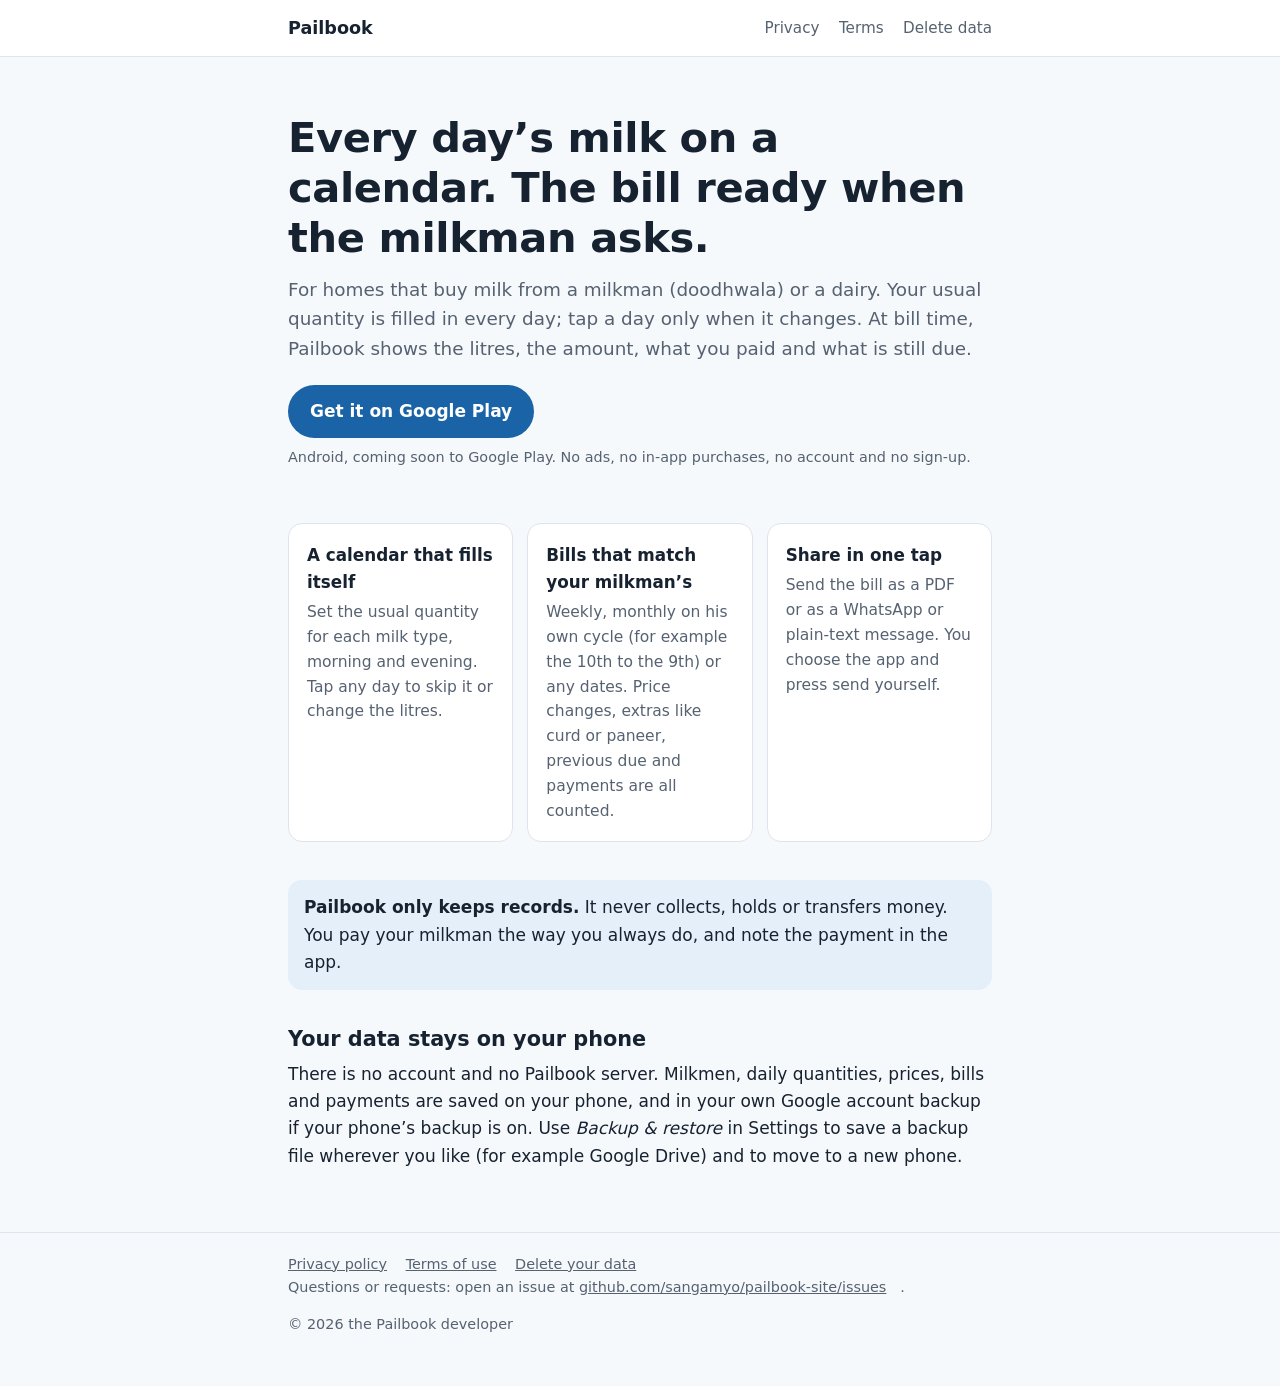
<file: index.html>
<!doctype html>
<html lang="en">
<head>
<meta charset="utf-8">
<meta name="viewport" content="width=device-width, initial-scale=1">
<title>Pailbook – daily milk record and milk bill</title>
<meta name="description" content="Mark the milk each day on a calendar, see the weekly or monthly milk bill with dues and payments, and share it with your milkman as a PDF or WhatsApp message. No account, no ads. Your data stays on your phone.">
<meta name="color-scheme" content="light dark">
<link rel="stylesheet" href="style.css">
</head>
<body>
<header class="site">
  <div class="wrap">
    <a class="brand" href="index.html">Pailbook</a>
    <nav class="site">
      <a href="privacy.html">Privacy</a>
      <a href="terms.html">Terms</a>
      <a href="delete-data.html">Delete data</a>
    </nav>
  </div>
</header>

<main>
  <div class="wrap">
    <section class="hero">
      <h1>Every day’s milk on a calendar. The bill ready when the milkman asks.</h1>
      <p class="lead">For homes that buy milk from a milkman (doodhwala) or a dairy. Your usual quantity is filled in every day; tap a day only when it changes. At bill time, Pailbook shows the litres, the amount, what you paid and what is still due.</p>
      <div class="actions">
        <a class="btn" href="https://play.google.com/store/apps/details?id=com.hariomkasaundhan.pailbook">Get it on Google Play</a>
      </div>
      <p class="muted small">Android, coming soon to Google Play. No ads, no in-app purchases, no account and no sign-up.</p>
    </section>

    <ul class="benefits">
      <li class="card">
        <h3>A calendar that fills itself</h3>
        <p>Set the usual quantity for each milk type, morning and evening. Tap any day to skip it or change the litres.</p>
      </li>
      <li class="card">
        <h3>Bills that match your milkman’s</h3>
        <p>Weekly, monthly on his own cycle (for example the 10th to the 9th) or any dates. Price changes, extras like curd or paneer, previous due and payments are all counted.</p>
      </li>
      <li class="card">
        <h3>Share in one tap</h3>
        <p>Send the bill as a PDF or as a WhatsApp or plain-text message. You choose the app and press send yourself.</p>
      </li>
    </ul>

    <div class="note">
      <strong>Pailbook only keeps records.</strong> It never collects, holds or transfers money. You pay your milkman the way you always do, and note the payment in the app.
    </div>

    <h2>Your data stays on your phone</h2>
    <p>There is no account and no Pailbook server. Milkmen, daily quantities, prices, bills and payments are saved on your phone, and in your own Google account backup if your phone’s backup is on. Use <em>Backup &amp; restore</em> in Settings to save a backup file wherever you like (for example Google Drive) and to move to a new phone.</p>
  </div>
</main>

<footer class="site">
  <div class="wrap">
    <a href="privacy.html">Privacy policy</a>
    <a href="terms.html">Terms of use</a>
    <a href="delete-data.html">Delete your data</a>
    <p class="small">Questions or requests: open an issue at <a href="https://github.com/sangamyo/pailbook-site/issues">github.com/sangamyo/pailbook-site/issues</a>.</p>
    <p class="small">© 2026 the Pailbook developer</p>
  </div>
</footer>
</body>
</html>
</file>
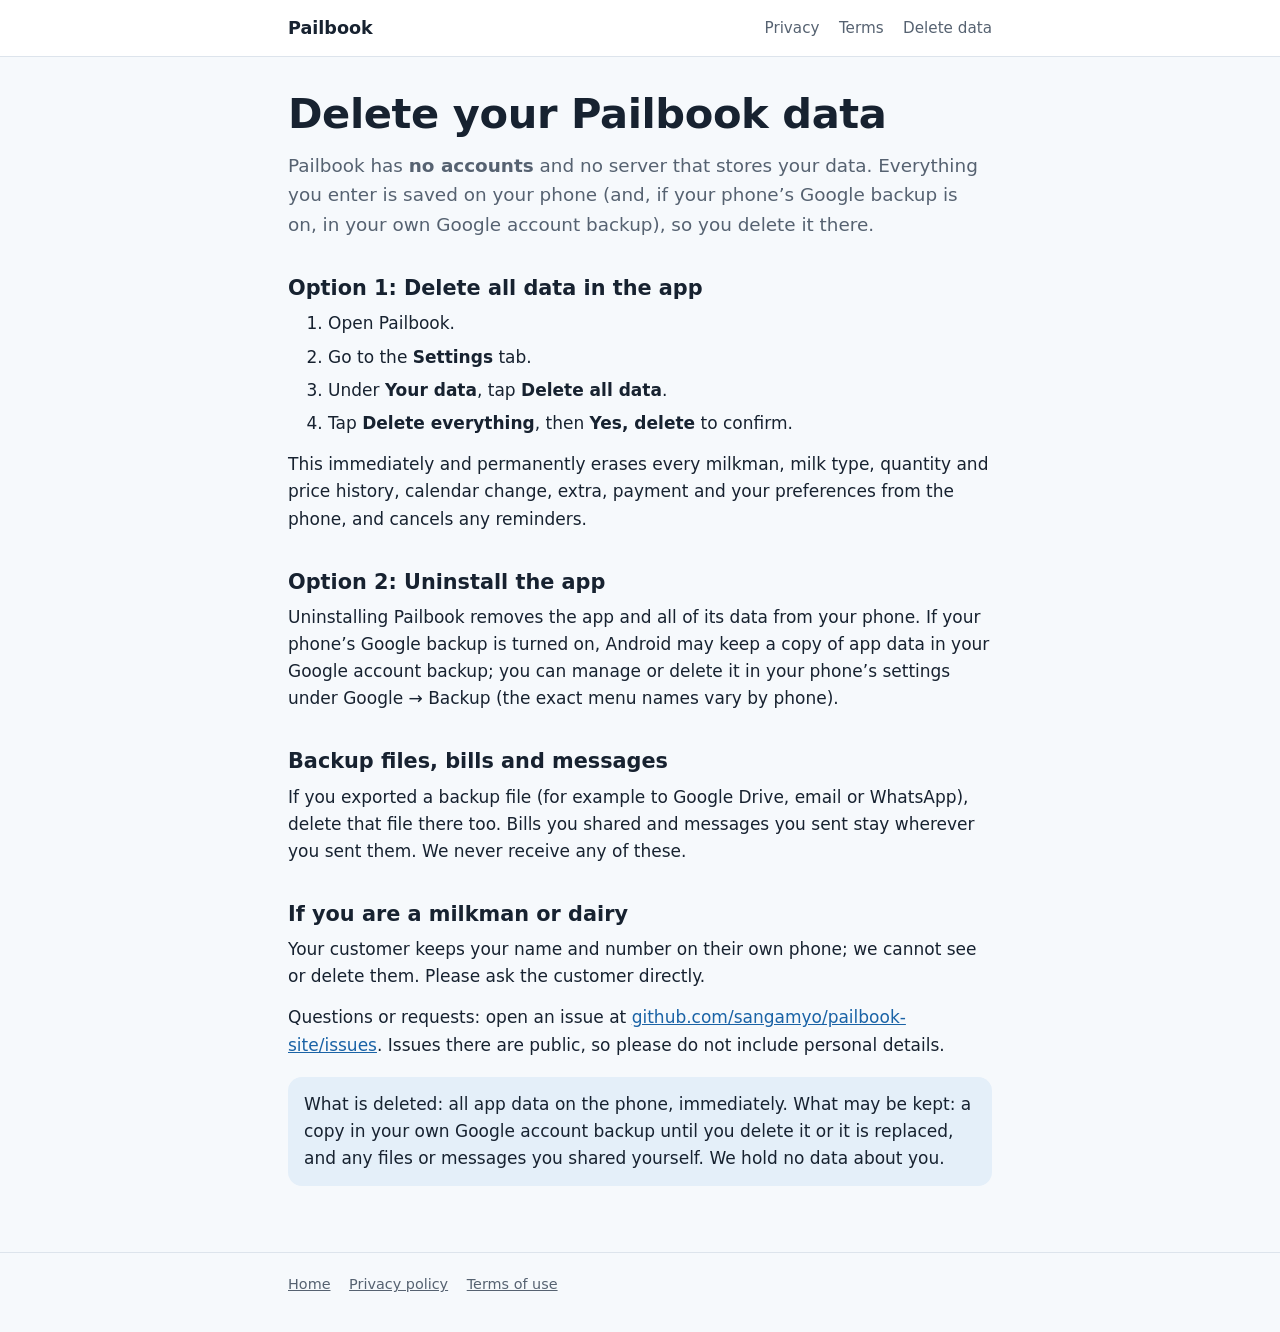
<file: delete-data.html>
<!doctype html>
<html lang="en">
<head>
<meta charset="utf-8">
<meta name="viewport" content="width=device-width, initial-scale=1">
<title>Delete your data – Pailbook</title>
<meta name="color-scheme" content="light dark">
<link rel="stylesheet" href="style.css">
</head>
<body>
<header class="site">
  <div class="wrap">
    <a class="brand" href="index.html">Pailbook</a>
    <nav class="site">
      <a href="privacy.html">Privacy</a>
      <a href="terms.html">Terms</a>
      <a href="delete-data.html">Delete data</a>
    </nav>
  </div>
</header>

<main>
  <div class="wrap">
    <h1>Delete your Pailbook data</h1>
    <p class="lead">Pailbook has <strong>no accounts</strong> and no server that stores your data. Everything you enter is saved on your phone (and, if your phone’s Google backup is on, in your own Google account backup), so you delete it there.</p>

    <h2>Option 1: Delete all data in the app</h2>
    <ol>
      <li>Open Pailbook.</li>
      <li>Go to the <strong>Settings</strong> tab.</li>
      <li>Under <strong>Your data</strong>, tap <strong>Delete all data</strong>.</li>
      <li>Tap <strong>Delete everything</strong>, then <strong>Yes, delete</strong> to confirm.</li>
    </ol>
    <p>This immediately and permanently erases every milkman, milk type, quantity and price history, calendar change, extra, payment and your preferences from the phone, and cancels any reminders.</p>

    <h2>Option 2: Uninstall the app</h2>
    <p>Uninstalling Pailbook removes the app and all of its data from your phone. If your phone’s Google backup is turned on, Android may keep a copy of app data in your Google account backup; you can manage or delete it in your phone’s settings under Google → Backup (the exact menu names vary by phone).</p>

    <h2>Backup files, bills and messages</h2>
    <p>If you exported a backup file (for example to Google Drive, email or WhatsApp), delete that file there too. Bills you shared and messages you sent stay wherever you sent them. We never receive any of these.</p>

    <h2>If you are a milkman or dairy</h2>
    <p>Your customer keeps your name and number on their own phone; we cannot see or delete them. Please ask the customer directly.</p>

    <p>Questions or requests: open an issue at <a href="https://github.com/sangamyo/pailbook-site/issues">github.com/sangamyo/pailbook-site/issues</a>. Issues there are public, so please do not include personal details.</p>

    <div class="note">
      What is deleted: all app data on the phone, immediately. What may be kept: a copy in your own Google account backup until you delete it or it is replaced, and any files or messages you shared yourself. We hold no data about you.
    </div>
  </div>
</main>

<footer class="site">
  <div class="wrap">
    <a href="index.html">Home</a>
    <a href="privacy.html">Privacy policy</a>
    <a href="terms.html">Terms of use</a>
  </div>
</footer>
</body>
</html>
</file>
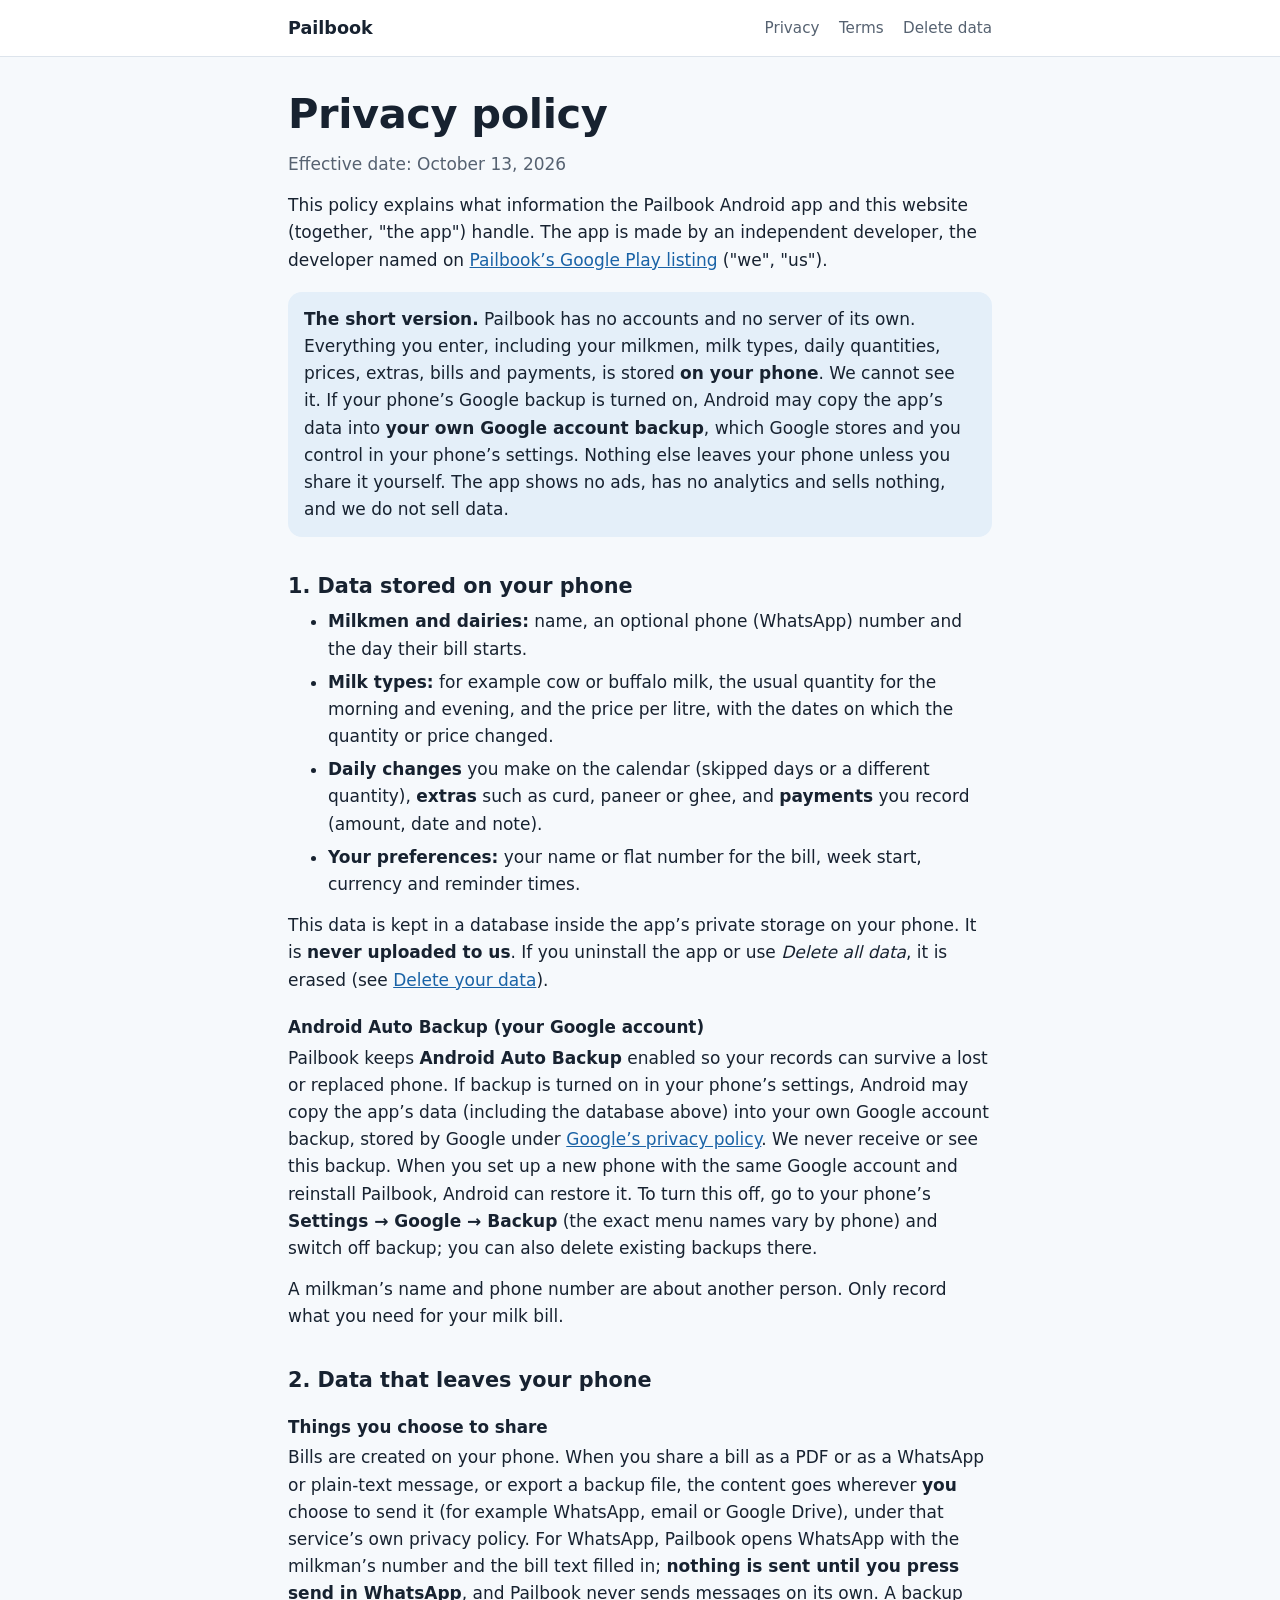
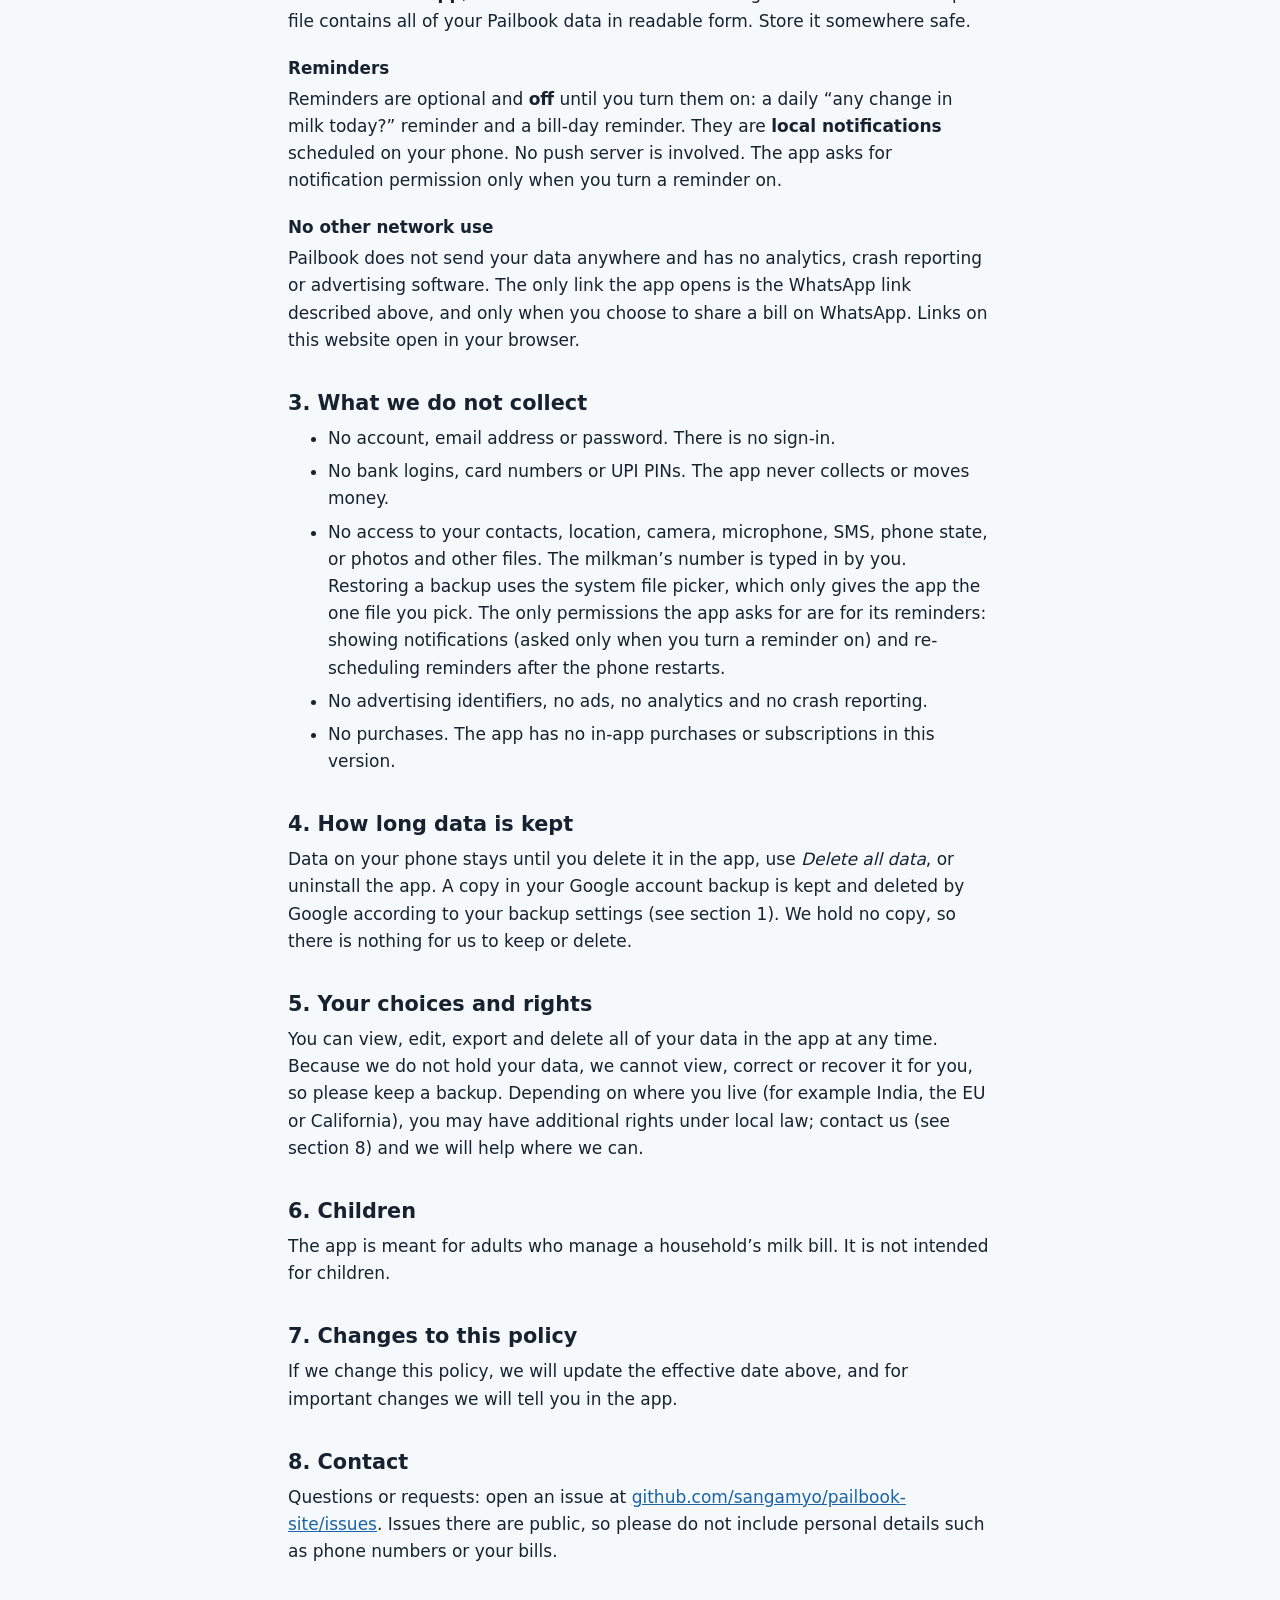
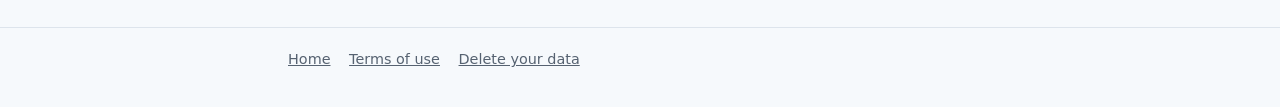
<file: privacy.html>
<!doctype html>
<html lang="en">
<head>
<meta charset="utf-8">
<meta name="viewport" content="width=device-width, initial-scale=1">
<title>Privacy policy – Pailbook</title>
<meta name="color-scheme" content="light dark">
<link rel="stylesheet" href="style.css">
</head>
<body>
<header class="site">
  <div class="wrap">
    <a class="brand" href="index.html">Pailbook</a>
    <nav class="site">
      <a href="privacy.html">Privacy</a>
      <a href="terms.html">Terms</a>
      <a href="delete-data.html">Delete data</a>
    </nav>
  </div>
</header>

<main>
  <div class="wrap">
    <h1>Privacy policy</h1>
    <p class="muted">Effective date: October 13, 2026</p>

    <p>This policy explains what information the Pailbook Android app and this website (together, "the app") handle. The app is made by an independent developer, the developer named on <a href="https://play.google.com/store/apps/details?id=com.hariomkasaundhan.pailbook">Pailbook’s Google Play listing</a> ("we", "us").</p>

    <div class="note">
      <strong>The short version.</strong> Pailbook has no accounts and no server of its own. Everything you enter, including your milkmen, milk types, daily quantities, prices, extras, bills and payments, is stored <strong>on your phone</strong>. We cannot see it. If your phone’s Google backup is turned on, Android may copy the app’s data into <strong>your own Google account backup</strong>, which Google stores and you control in your phone’s settings. Nothing else leaves your phone unless you share it yourself. The app shows no ads, has no analytics and sells nothing, and we do not sell data.
    </div>

    <h2 id="on-phone">1. Data stored on your phone</h2>
    <ul>
      <li><strong>Milkmen and dairies:</strong> name, an optional phone (WhatsApp) number and the day their bill starts.</li>
      <li><strong>Milk types:</strong> for example cow or buffalo milk, the usual quantity for the morning and evening, and the price per litre, with the dates on which the quantity or price changed.</li>
      <li><strong>Daily changes</strong> you make on the calendar (skipped days or a different quantity), <strong>extras</strong> such as curd, paneer or ghee, and <strong>payments</strong> you record (amount, date and note).</li>
      <li><strong>Your preferences:</strong> your name or flat number for the bill, week start, currency and reminder times.</li>
    </ul>
    <p>This data is kept in a database inside the app’s private storage on your phone. It is <strong>never uploaded to us</strong>. If you uninstall the app or use <em>Delete all data</em>, it is erased (see <a href="delete-data.html">Delete your data</a>).</p>
    <h3>Android Auto Backup (your Google account)</h3>
    <p>Pailbook keeps <strong>Android Auto Backup</strong> enabled so your records can survive a lost or replaced phone. If backup is turned on in your phone’s settings, Android may copy the app’s data (including the database above) into your own Google account backup, stored by Google under <a href="https://policies.google.com/privacy">Google’s privacy policy</a>. We never receive or see this backup. When you set up a new phone with the same Google account and reinstall Pailbook, Android can restore it. To turn this off, go to your phone’s <strong>Settings → Google → Backup</strong> (the exact menu names vary by phone) and switch off backup; you can also delete existing backups there.</p>
    <p>A milkman’s name and phone number are about another person. Only record what you need for your milk bill.</p>

    <h2 id="leaves">2. Data that leaves your phone</h2>
    <h3>Things you choose to share</h3>
    <p>Bills are created on your phone. When you share a bill as a PDF or as a WhatsApp or plain-text message, or export a backup file, the content goes wherever <strong>you</strong> choose to send it (for example WhatsApp, email or Google Drive), under that service’s own privacy policy. For WhatsApp, Pailbook opens WhatsApp with the milkman’s number and the bill text filled in; <strong>nothing is sent until you press send in WhatsApp</strong>, and Pailbook never sends messages on its own. A backup file contains all of your Pailbook data in readable form. Store it somewhere safe.</p>

    <h3>Reminders</h3>
    <p>Reminders are optional and <strong>off</strong> until you turn them on: a daily “any change in milk today?” reminder and a bill-day reminder. They are <strong>local notifications</strong> scheduled on your phone. No push server is involved. The app asks for notification permission only when you turn a reminder on.</p>

    <h3>No other network use</h3>
    <p>Pailbook does not send your data anywhere and has no analytics, crash reporting or advertising software. The only link the app opens is the WhatsApp link described above, and only when you choose to share a bill on WhatsApp. Links on this website open in your browser.</p>

    <h2 id="not">3. What we do not collect</h2>
    <ul>
      <li>No account, email address or password. There is no sign-in.</li>
      <li>No bank logins, card numbers or UPI PINs. The app never collects or moves money.</li>
      <li>No access to your contacts, location, camera, microphone, SMS, phone state, or photos and other files. The milkman’s number is typed in by you. Restoring a backup uses the system file picker, which only gives the app the one file you pick. The only permissions the app asks for are for its reminders: showing notifications (asked only when you turn a reminder on) and re-scheduling reminders after the phone restarts.</li>
      <li>No advertising identifiers, no ads, no analytics and no crash reporting.</li>
      <li>No purchases. The app has no in-app purchases or subscriptions in this version.</li>
    </ul>

    <h2 id="retention">4. How long data is kept</h2>
    <p>Data on your phone stays until you delete it in the app, use <em>Delete all data</em>, or uninstall the app. A copy in your Google account backup is kept and deleted by Google according to your backup settings (see section 1). We hold no copy, so there is nothing for us to keep or delete.</p>

    <h2 id="rights">5. Your choices and rights</h2>
    <p>You can view, edit, export and delete all of your data in the app at any time. Because we do not hold your data, we cannot view, correct or recover it for you, so please keep a backup. Depending on where you live (for example India, the EU or California), you may have additional rights under local law; contact us (see section 8) and we will help where we can.</p>

    <h2 id="children">6. Children</h2>
    <p>The app is meant for adults who manage a household’s milk bill. It is not intended for children.</p>

    <h2 id="changes">7. Changes to this policy</h2>
    <p>If we change this policy, we will update the effective date above, and for important changes we will tell you in the app.</p>

    <h2 id="contact">8. Contact</h2>
    <p>Questions or requests: open an issue at <a href="https://github.com/sangamyo/pailbook-site/issues">github.com/sangamyo/pailbook-site/issues</a>. Issues there are public, so please do not include personal details such as phone numbers or your bills.</p>
  </div>
</main>

<footer class="site">
  <div class="wrap">
    <a href="index.html">Home</a>
    <a href="terms.html">Terms of use</a>
    <a href="delete-data.html">Delete your data</a>
  </div>
</footer>
</body>
</html>
</file>
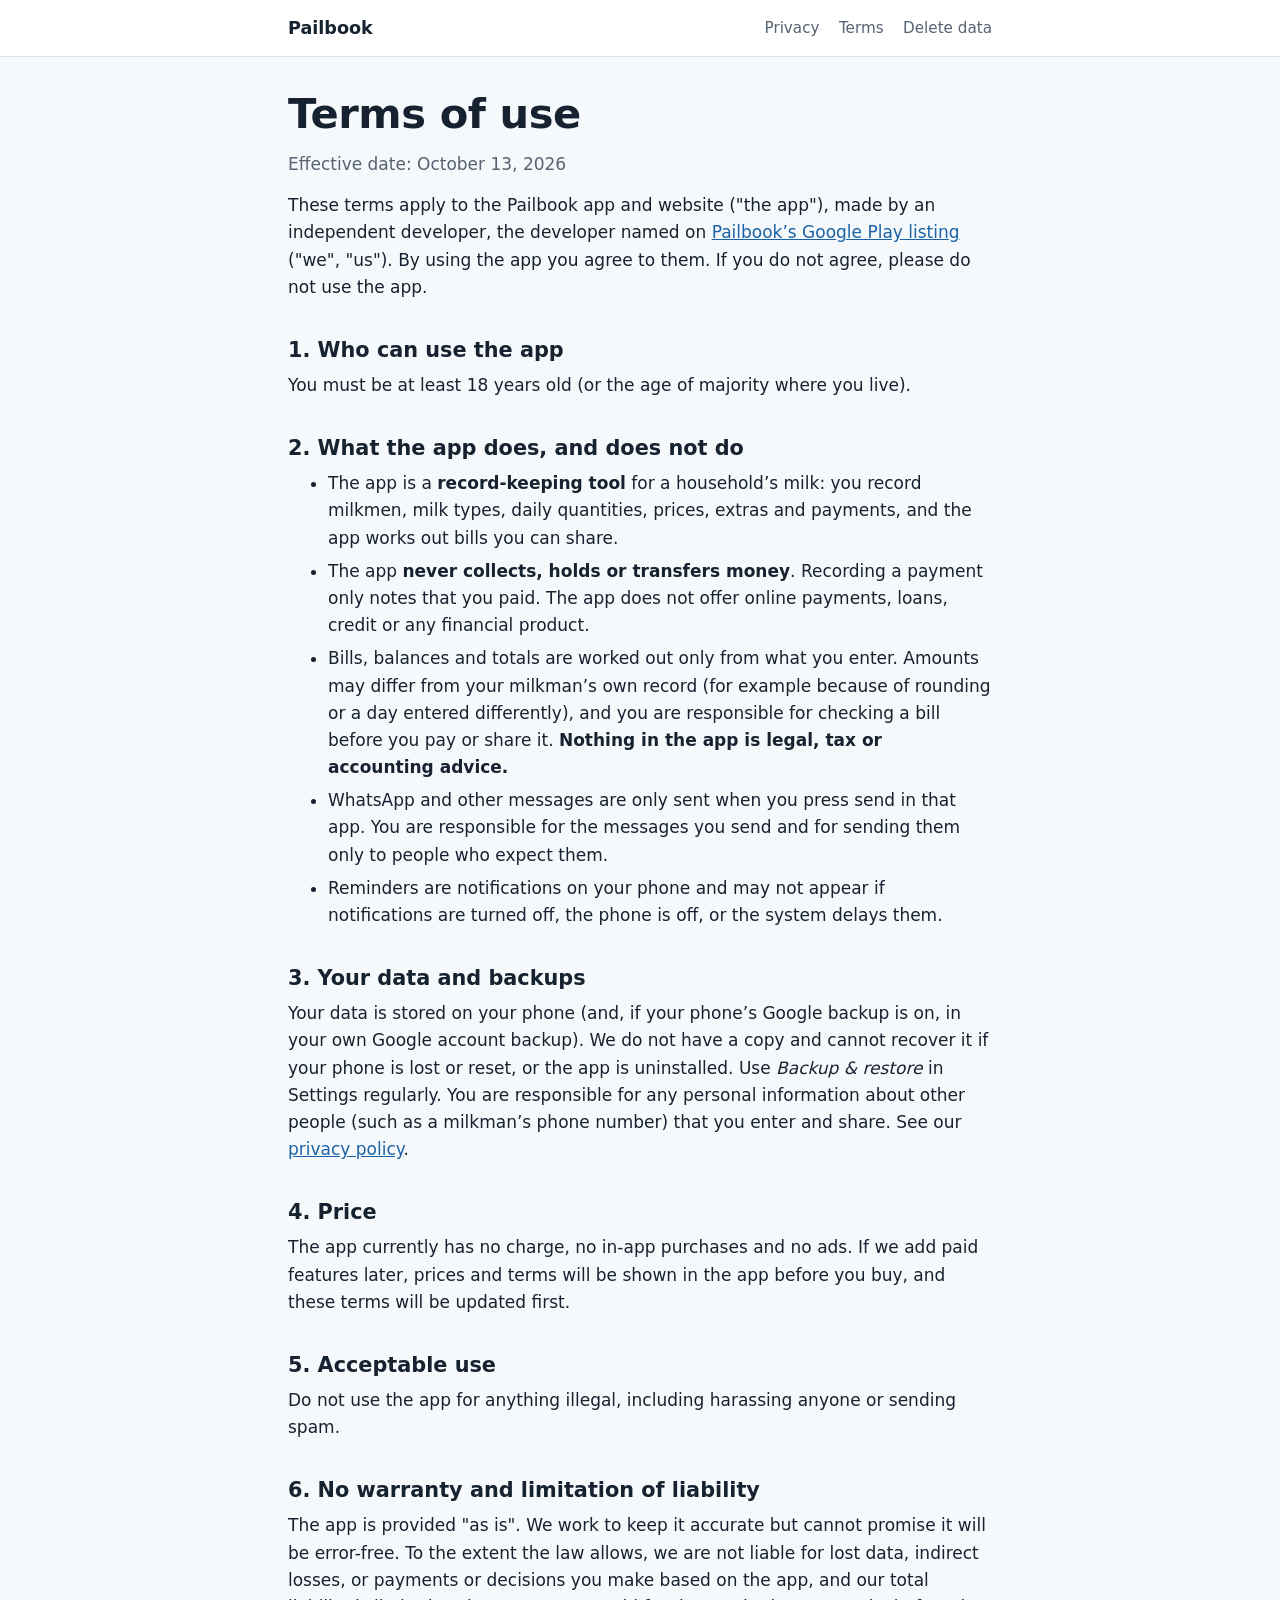
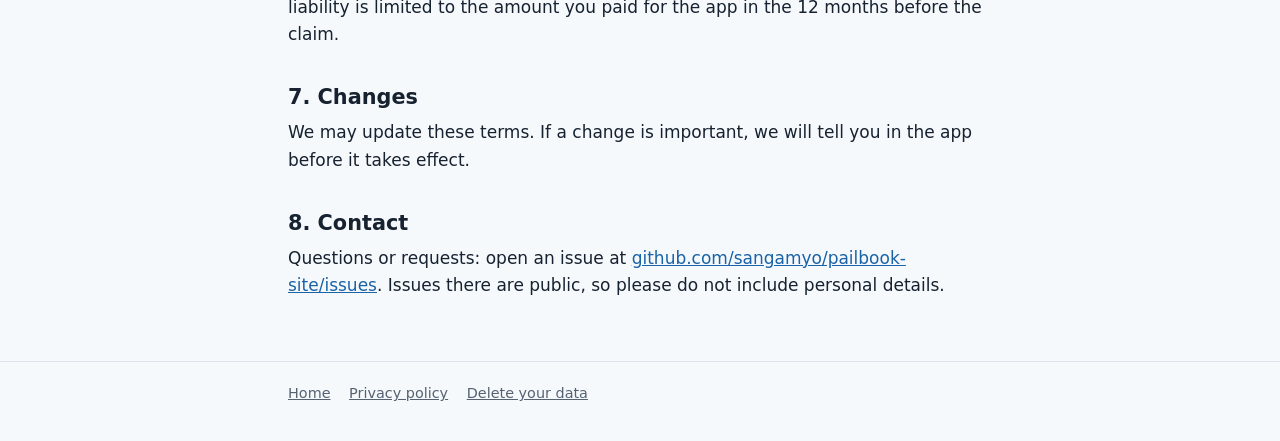
<file: terms.html>
<!doctype html>
<html lang="en">
<head>
<meta charset="utf-8">
<meta name="viewport" content="width=device-width, initial-scale=1">
<title>Terms of use – Pailbook</title>
<meta name="color-scheme" content="light dark">
<link rel="stylesheet" href="style.css">
</head>
<body>
<header class="site">
  <div class="wrap">
    <a class="brand" href="index.html">Pailbook</a>
    <nav class="site">
      <a href="privacy.html">Privacy</a>
      <a href="terms.html">Terms</a>
      <a href="delete-data.html">Delete data</a>
    </nav>
  </div>
</header>

<main>
  <div class="wrap">
    <h1>Terms of use</h1>
    <p class="muted">Effective date: October 13, 2026</p>

    <p>These terms apply to the Pailbook app and website ("the app"), made by an independent developer, the developer named on <a href="https://play.google.com/store/apps/details?id=com.hariomkasaundhan.pailbook">Pailbook’s Google Play listing</a> ("we", "us"). By using the app you agree to them. If you do not agree, please do not use the app.</p>

    <h2>1. Who can use the app</h2>
    <p>You must be at least 18 years old (or the age of majority where you live).</p>

    <h2>2. What the app does, and does not do</h2>
    <ul>
      <li>The app is a <strong>record-keeping tool</strong> for a household’s milk: you record milkmen, milk types, daily quantities, prices, extras and payments, and the app works out bills you can share.</li>
      <li>The app <strong>never collects, holds or transfers money</strong>. Recording a payment only notes that you paid. The app does not offer online payments, loans, credit or any financial product.</li>
      <li>Bills, balances and totals are worked out only from what you enter. Amounts may differ from your milkman’s own record (for example because of rounding or a day entered differently), and you are responsible for checking a bill before you pay or share it. <strong>Nothing in the app is legal, tax or accounting advice.</strong></li>
      <li>WhatsApp and other messages are only sent when you press send in that app. You are responsible for the messages you send and for sending them only to people who expect them.</li>
      <li>Reminders are notifications on your phone and may not appear if notifications are turned off, the phone is off, or the system delays them.</li>
    </ul>

    <h2>3. Your data and backups</h2>
    <p>Your data is stored on your phone (and, if your phone’s Google backup is on, in your own Google account backup). We do not have a copy and cannot recover it if your phone is lost or reset, or the app is uninstalled. Use <em>Backup &amp; restore</em> in Settings regularly. You are responsible for any personal information about other people (such as a milkman’s phone number) that you enter and share. See our <a href="privacy.html">privacy policy</a>.</p>

    <h2>4. Price</h2>
    <p>The app currently has no charge, no in-app purchases and no ads. If we add paid features later, prices and terms will be shown in the app before you buy, and these terms will be updated first.</p>

    <h2>5. Acceptable use</h2>
    <p>Do not use the app for anything illegal, including harassing anyone or sending spam.</p>

    <h2>6. No warranty and limitation of liability</h2>
    <p>The app is provided "as is". We work to keep it accurate but cannot promise it will be error-free. To the extent the law allows, we are not liable for lost data, indirect losses, or payments or decisions you make based on the app, and our total liability is limited to the amount you paid for the app in the 12 months before the claim.</p>

    <h2>7. Changes</h2>
    <p>We may update these terms. If a change is important, we will tell you in the app before it takes effect.</p>

    <h2>8. Contact</h2>
    <p>Questions or requests: open an issue at <a href="https://github.com/sangamyo/pailbook-site/issues">github.com/sangamyo/pailbook-site/issues</a>. Issues there are public, so please do not include personal details.</p>
  </div>
</main>

<footer class="site">
  <div class="wrap">
    <a href="index.html">Home</a>
    <a href="privacy.html">Privacy policy</a>
    <a href="delete-data.html">Delete your data</a>
  </div>
</footer>
</body>
</html>
</file>
<file: style.css>
/* Shared stylesheet for every page. No external fonts or scripts. */
:root {
  --bg: #f6f9fc;
  --surface: #ffffff;
  --text: #172230;
  --muted: #566271;
  --border: #dde4ec;
  --accent: #1a63a6;
  --accent-text: #ffffff;
  --accent-soft: #e4eff9;
  --danger: #b3261e;
  --danger-soft: #fbe9e7;
  --ok: #0f7a5c;
  --ok-soft: #e3f3ec;
  --radius: 14px;
  --max: 46rem;
  color-scheme: light dark;
}

@media (prefers-color-scheme: dark) {
  :root {
    --bg: #0f141a;
    --surface: #18202a;
    --text: #e8edf3;
    --muted: #a2adba;
    --border: #2a3542;
    --accent: #8cc3f2;
    --accent-text: #0a2440;
    --accent-soft: #16304a;
    --danger: #ff8a80;
    --danger-soft: #3a1c1a;
    --ok: #4cc79d;
    --ok-soft: #173229;
  }
}

*, *::before, *::after { box-sizing: border-box; }

html { -webkit-text-size-adjust: 100%; }

body {
  margin: 0;
  background: var(--bg);
  color: var(--text);
  font: 17px/1.6 system-ui, -apple-system, "Segoe UI", Roboto, "Helvetica Neue", Arial, sans-serif;
}

a { color: var(--accent); }
a:hover { text-decoration-thickness: 2px; }

.wrap { max-width: var(--max); margin: 0 auto; padding: 0 16px; }

header.site {
  border-bottom: 1px solid var(--border);
  background: var(--surface);
}
header.site .wrap {
  display: flex; align-items: center; justify-content: space-between;
  gap: 12px; padding-top: 14px; padding-bottom: 14px; flex-wrap: wrap;
}
.brand { font-weight: 700; font-size: 1.1rem; color: var(--text); text-decoration: none; }
nav.site a { margin-left: 14px; font-size: .95rem; color: var(--muted); text-decoration: none; }
nav.site a:first-child { margin-left: 0; }
nav.site a:hover { color: var(--text); }

main { padding: 32px 0 48px; }

h1 { font-size: clamp(1.8rem, 6vw, 2.6rem); line-height: 1.2; margin: 0 0 12px; letter-spacing: -0.01em; }
h2 { font-size: 1.3rem; margin: 36px 0 8px; line-height: 1.3; }
h3 { font-size: 1.05rem; margin: 20px 0 4px; }
p, ul, ol { margin: 0 0 14px; }
p, li, td, .note { overflow-wrap: anywhere; }
li { margin-bottom: 6px; }

.lead { font-size: 1.15rem; color: var(--muted); }
.muted { color: var(--muted); }
.small { font-size: .9rem; }

.hero { padding: 24px 0 8px; }

.btn {
  display: inline-block; border: 0; cursor: pointer;
  background: var(--accent); color: var(--accent-text);
  font: inherit; font-weight: 600; text-decoration: none;
  padding: 13px 22px; border-radius: 999px; min-height: 48px;
}
.btn:hover { filter: brightness(1.06); }
.btn:disabled { opacity: .6; cursor: progress; }
.btn.danger { background: var(--danger); color: #fff; }

.actions { display: flex; gap: 14px; align-items: center; flex-wrap: wrap; margin: 22px 0 8px; }

.benefits { list-style: none; padding: 0; display: grid; gap: 14px; margin: 32px 0; }
@media (min-width: 640px) { .benefits { grid-template-columns: repeat(3, 1fr); } }
.card {
  background: var(--surface); border: 1px solid var(--border);
  border-radius: var(--radius); padding: 18px;
}
.benefits h3 { margin-top: 0; }
.benefits p { margin: 0; color: var(--muted); font-size: .97rem; }

.note {
  background: var(--accent-soft); border-radius: var(--radius);
  padding: 14px 16px; margin: 18px 0;
}

form.stack { display: grid; gap: 14px; margin: 18px 0; }
label { font-weight: 600; display: block; margin-bottom: 4px; }
input[type="email"], input[type="password"] {
  width: 100%; font: inherit; color: var(--text); background: var(--bg);
  border: 1px solid var(--border); border-radius: 10px; padding: 12px; min-height: 48px;
}
input:focus-visible, .btn:focus-visible, a:focus-visible { outline: 3px solid var(--accent); outline-offset: 2px; }
.check { display: flex; gap: 10px; align-items: flex-start; font-weight: 400; }
.check input { margin-top: 6px; width: 20px; height: 20px; flex: none; }

.status { border-radius: 10px; padding: 12px 14px; margin: 0; }
.status[hidden] { display: none; }
.status.ok { background: var(--ok-soft); color: var(--text); border-left: 4px solid var(--ok); }
.status.err { background: var(--danger-soft); color: var(--text); border-left: 4px solid var(--danger); }

table { border-collapse: collapse; width: 100%; font-size: .95rem; }
th, td { border: 1px solid var(--border); padding: 8px 10px; text-align: left; vertical-align: top; }

footer.site { border-top: 1px solid var(--border); padding: 20px 0 36px; color: var(--muted); font-size: .9rem; }
footer.site a { color: var(--muted); margin-right: 14px; }
</file>
